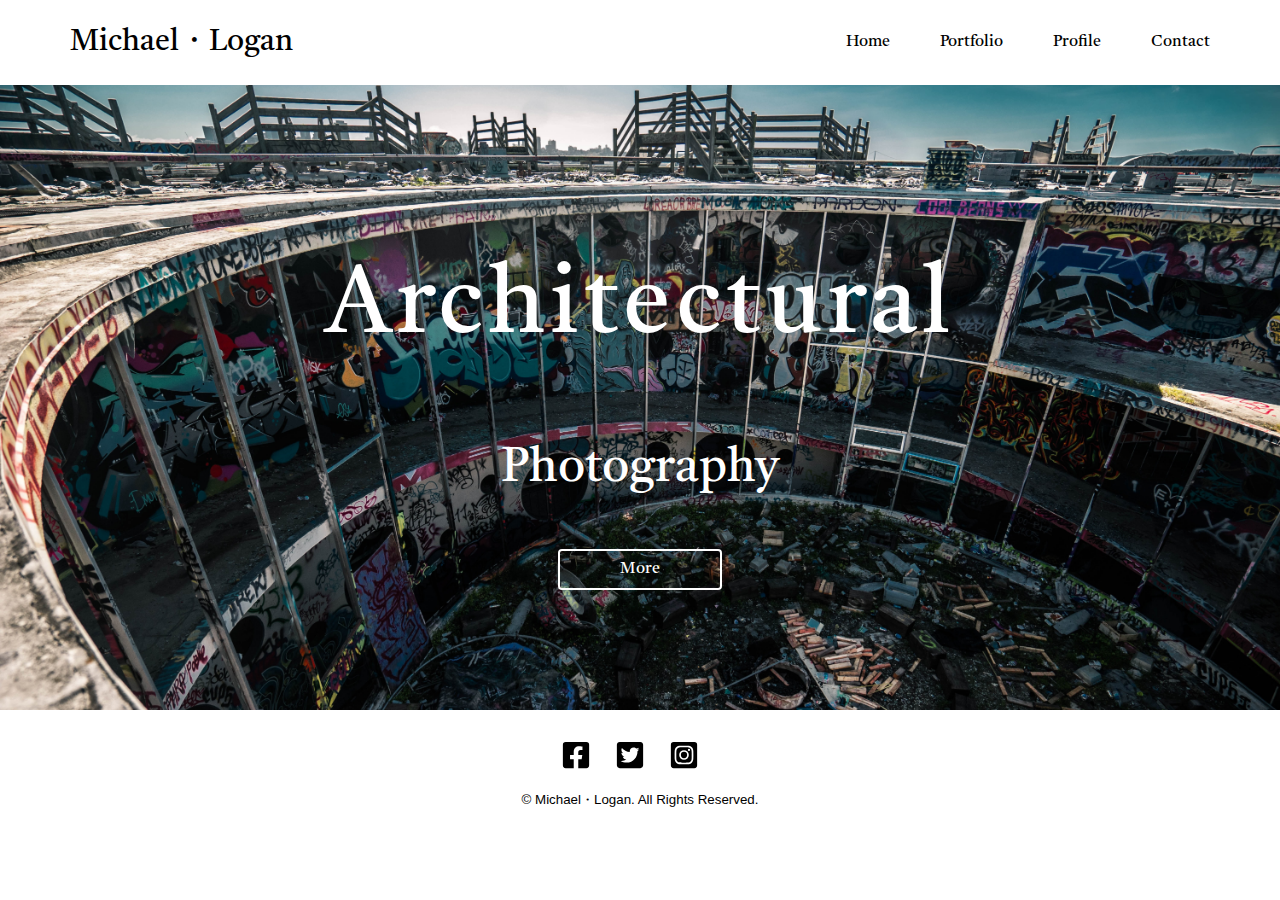
<file: index.html>
<!DOCTYPE html>
<html>
  <head>
    <meta charset="utf-8">
    <meta name="viewport" content="width=device-width, initial-scale=1">
    <title>Michael・Logan</title>
    <link rel="stylesheet" href="css/style.css">
    <link rel="stylesheet" href="css/responsive.css">
    <link rel="stylesheet" href="//maxcdn.bootstrapcdn.com/font-awesome/4.5.0/css/font-awesome.min.css">
    <link rel="preconnect" href="https://fonts.gstatic.com">
    <link href="https://fonts.googleapis.com/css2?family=Castoro&display=swap" rel="stylesheet">
    <script src="https://ajax.googleapis.com/ajax/libs/jquery/3.4.1/jquery.min.js"></script>
    <!-- Google Tag Manager -->
<script>(function(w,d,s,l,i){w[l]=w[l]||[];w[l].push({'gtm.start':
new Date().getTime(),event:'gtm.js'});var f=d.getElementsByTagName(s)[0],
j=d.createElement(s),dl=l!='dataLayer'?'&l='+l:'';j.async=true;j.src=
'https://www.googletagmanager.com/gtm.js?id='+i+dl;f.parentNode.insertBefore(j,f);
})(window,document,'script','dataLayer','GTM-WV4NMLV');</script>
<!-- End Google Tag Manager -->
<!-- Global site tag (gtag.js) - Google Analytics -->
<script async src="https://www.googletagmanager.com/gtag/js?id=G-NZ9Z44L1SP"></script>
<script>
  window.dataLayer = window.dataLayer || [];
  function gtag(){dataLayer.push(arguments);}
  gtag('js', new Date());

  gtag('config', 'G-6DDL9XJ8MQ');
</script>
  </head>
  <body>
    <!-- Google Tag Manager (noscript) -->
<noscript><iframe src="https://www.googletagmanager.com/ns.html?id=GTM-WV4NMLV"
height="0" width="0" style="display:none;visibility:hidden"></iframe></noscript>
<!-- End Google Tag Manager (noscript) -->
    <header>
      <div class="container">
        <div class="header-left">
          <a href="profile.html">Michael・Logan</a>
        </div>
        <!-- ここにメニューアイコンを追加してください -->
        <span class="nav_toggle">
          <i></i>
          <i></i>
          <i></i>
        </span>
        <nav class="nav">
            <ul class="nav_menu_ul">
                <li class="nav_menu_li"><a href="index.html">Home</a></li>
                <li class="nav_menu_li"><a href="portfolio.html">Portfolio</a></li>
                <li class="nav_menu_li"><a href="profile.html">Profile</a></li>
                <li class="nav_menu_li"><a href="contact.html">Contact</a></li>
            </ul>
        </nav>

        <div class="header-right">
          <a href="index.html">Home</a>
          <a href="portfolio.html">Portfolio</a>
          <a href="profile.html">Profile</a>

          <a href="contact.html">Contact</a>
        </div>
      </div>

    </header>
    <div class="top-wrapper home">
      <div class="container">
        <h1>Architectural</h1>
        <p>Photography</p>
        <div class="btn-wrapper">
          <a href="portfolio.html" class="btn">More</a>
        </div>
      </div>
    </div>
    <footer>
      <div class="container">
       <div class="icon-wrapper">
        <img src="./images/facebook.svg" class="icon">
        <img src="./images/twitter.svg" class="icon">
        <img src="./images/insta.svg" class="icon">
      </div>
        <p><small>&copy; Michael・Logan. All Rights Reserved.</small></p>

      </div>
    </footer>
    <script>
      $(function(){
        $('.nav_toggle').on('click', function () {
            $('.nav_toggle, .nav').toggleClass('show');
        });
        })
    </script>
</file>
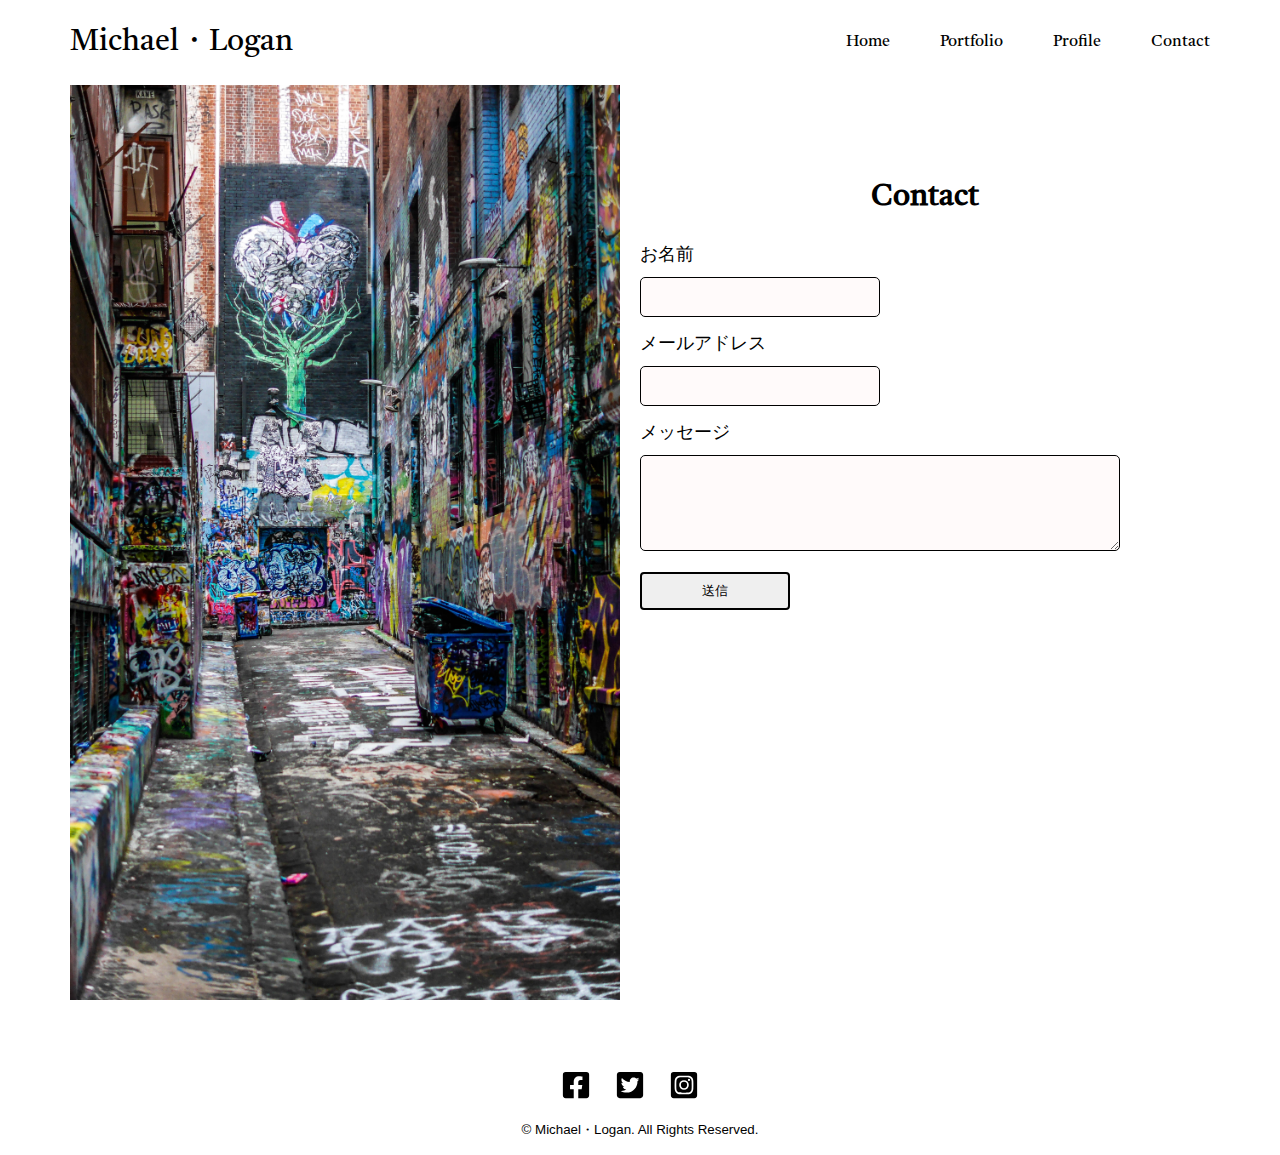
<file: contact.html>
<!DOCTYPE html>
<html>
  <head>
    <meta charset="utf-8">
    <meta name="viewport" content="width=device-width, initial-scale=1">
    <title>Michael・Logan</title>
    <link rel="stylesheet" href="css/style.css">
    <link rel="stylesheet" href="css/responsive.css">
    <link rel="stylesheet" href="//maxcdn.bootstrapcdn.com/font-awesome/4.5.0/css/font-awesome.min.css">
    <link rel="preconnect" href="https://fonts.gstatic.com">
    <link href="https://fonts.googleapis.com/css2?family=Castoro&display=swap" rel="stylesheet">
    <script src="https://ajax.googleapis.com/ajax/libs/jquery/3.4.1/jquery.min.js"></script>
    <!-- Google Tag Manager -->
<script>(function(w,d,s,l,i){w[l]=w[l]||[];w[l].push({'gtm.start':
new Date().getTime(),event:'gtm.js'});var f=d.getElementsByTagName(s)[0],
j=d.createElement(s),dl=l!='dataLayer'?'&l='+l:'';j.async=true;j.src=
'https://www.googletagmanager.com/gtm.js?id='+i+dl;f.parentNode.insertBefore(j,f);
})(window,document,'script','dataLayer','GTM-WV4NMLV');</script>
<!-- End Google Tag Manager -->
<!-- Global site tag (gtag.js) - Google Analytics -->
<script async src="https://www.googletagmanager.com/gtag/js?id=G-NZ9Z44L1SP"></script>
<script>
  window.dataLayer = window.dataLayer || [];
  function gtag(){dataLayer.push(arguments);}
  gtag('js', new Date());

  gtag('config', 'G-6DDL9XJ8MQ');
</script>
  </head>
  <body>
    <!-- Google Tag Manager (noscript) -->
<noscript><iframe src="https://www.googletagmanager.com/ns.html?id=GTM-WV4NMLV"
height="0" width="0" style="display:none;visibility:hidden"></iframe></noscript>
<!-- End Google Tag Manager (noscript) -->
    <header>
      <div class="container">
        <div class="header-left">
          <a href="profile.html">Michael・Logan</a>
        </div>
        <!-- ここにメニューアイコンを追加してください -->
        <span class="nav_toggle">
          <i></i>
          <i></i>
          <i></i>
        </span>
        <nav class="nav">
            <ul class="nav_menu_ul">
                <li class="nav_menu_li"><a href="index.html">Home</a></li>
                <li class="nav_menu_li"><a href="portfolio.html">Portfolio</a></li>
                <li class="nav_menu_li"><a href="profile.html">Profile</a></li>
                <li class="nav_menu_li"><a href="contact.html">Contact</a></li>
            </ul>
        </nav>

        <div class="header-right">
          <a href="index.html">Home</a>
          <a href="portfolio.html">Portfolio</a>
          <a href="profile.html">Profile</a>
          <a href="contact.html">Contact</a>
        </div>
      </div>

    </header>
    <div class="container pro-grid">
      <div class="item big-box">
          <img src="images/st1.jpg" alt="">

      </div>
      <div class="pro-box">
          <h2>Contact</h2>
          <form action="#">
            <div>
                <label for="name">お名前</label>
                <input type="text" id="name" name="your-name">
            </div>

            <div>
                <label for="email">メールアドレス</label>
                <input type="email" id="email" name="your-email">
            </div>

            <div>
                <label for="message">メッセージ</label>
                <textarea id="message" name="your-message"></textarea>
            </div>

            <input type="submit" class="button" value="送信">
        </form>
      </div>

  </div><!-- /.grid -->
    </div>
    <footer>
      <div class="container">
       <div class="icon-wrapper">
        <img src="./images/facebook.svg" class="icon">
        <img src="./images/twitter.svg" class="icon">
        <img src="./images/insta.svg" class="icon">
      </div>
      <p><small>&copy; Michael・Logan. All Rights Reserved.</small></p>

      </div>
    </footer>
    <script>
      $(function(){
        $('.nav_toggle').on('click', function () {
            $('.nav_toggle, .nav').toggleClass('show');
        });
        })
    </script>
</file>
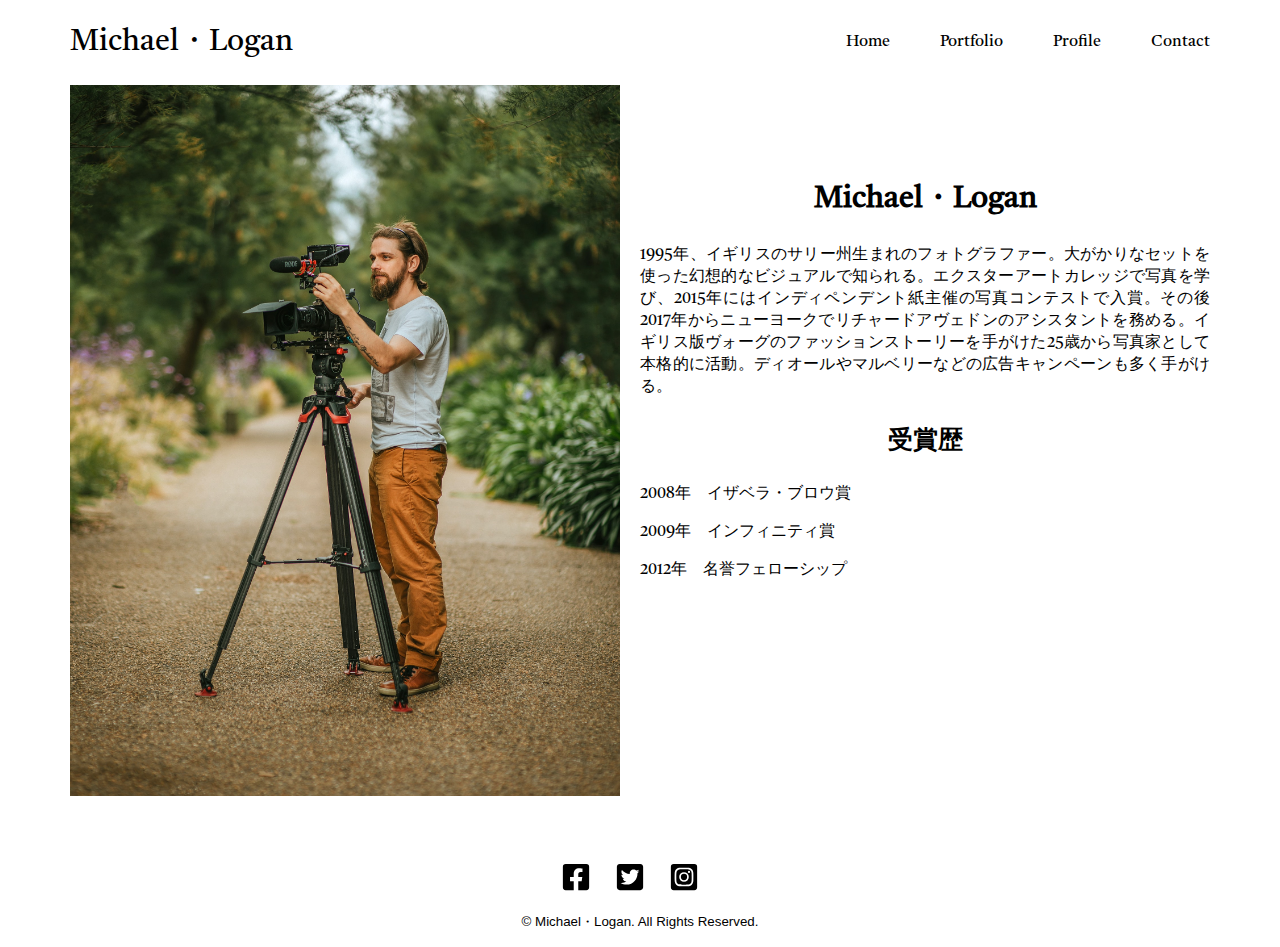
<file: profile.html>
<!DOCTYPE html>
<html>
  <head>
    <meta charset="utf-8">
    <meta name="viewport" content="width=device-width, initial-scale=1">
    <title>Michael・Logan</title>
    <link rel="stylesheet" href="css/style.css">
    <link rel="stylesheet" href="css/responsive.css">
    <link rel="stylesheet" href="//maxcdn.bootstrapcdn.com/font-awesome/4.5.0/css/font-awesome.min.css">
    <link rel="preconnect" href="https://fonts.gstatic.com">
    <link href="https://fonts.googleapis.com/css2?family=Castoro&display=swap" rel="stylesheet">
    <script src="https://ajax.googleapis.com/ajax/libs/jquery/3.4.1/jquery.min.js"></script>
    <!-- Google Tag Manager -->
<script>(function(w,d,s,l,i){w[l]=w[l]||[];w[l].push({'gtm.start':
new Date().getTime(),event:'gtm.js'});var f=d.getElementsByTagName(s)[0],
j=d.createElement(s),dl=l!='dataLayer'?'&l='+l:'';j.async=true;j.src=
'https://www.googletagmanager.com/gtm.js?id='+i+dl;f.parentNode.insertBefore(j,f);
})(window,document,'script','dataLayer','GTM-WV4NMLV');</script>
<!-- End Google Tag Manager -->
<!-- Global site tag (gtag.js) - Google Analytics -->
<script async src="https://www.googletagmanager.com/gtag/js?id=G-NZ9Z44L1SP"></script>
<script>
  window.dataLayer = window.dataLayer || [];
  function gtag(){dataLayer.push(arguments);}
  gtag('js', new Date());

  gtag('config', 'G-6DDL9XJ8MQ');
</script>    
  </head>
  <body>
    <!-- Google Tag Manager (noscript) -->
<noscript><iframe src="https://www.googletagmanager.com/ns.html?id=GTM-WV4NMLV"
height="0" width="0" style="display:none;visibility:hidden"></iframe></noscript>
<!-- End Google Tag Manager (noscript) -->
    <header>
      <div class="container">
        <div class="header-left">
          <a href="profile.html">Michael・Logan</a>
        </div>
        <!-- ここにメニューアイコンを追加してください -->
        <span class="nav_toggle">
          <i></i>
          <i></i>
          <i></i>
        </span>
        <nav class="nav">
            <ul class="nav_menu_ul">
                <li class="nav_menu_li"><a href="index.html">Home</a></li>
                <li class="nav_menu_li"><a href="portfolio.html">Portfolio</a></li>
                <li class="nav_menu_li"><a href="profile.html">Profile</a></li>
                <li class="nav_menu_li"><a href="contact.html">Contact</a></li>
            </ul>
        </nav>

        <div class="header-right">
          <a href="index.html">Home</a>
          <a href="portfolio.html">Portfolio</a>
          <a href="profile.html">Profile</a>
          <a href="contact.html">Contact</a>
        </div>
      </div>

    </header>
    <div class="container pro-grid">
      <div class="item big-box">
          <img src="images/pro.jpg" alt="">

      </div>
      <div class="pro-box">
          <h2>Michael・Logan</h2>
          <p>1995年、イギリスのサリー州生まれのフォトグラファー。大がかりなセットを使った幻想的なビジュアルで知られる。エクスターアートカレッジで写真を学び、2015年にはインディペンデント紙主催の写真コンテストで入賞。その後2017年からニューヨークでリチャードアヴェドンのアシスタントを務める。イギリス版ヴォーグのファッションストーリーを手がけた25歳から写真家として本格的に活動。ディオールやマルベリーなどの広告キャンペーンも多く手がける。</p>
          <h3>受賞歴</h3>
          <p>2008年　イザベラ・ブロウ賞</p>
          <p>2009年　インフィニティ賞</p>
          <p>2012年　名誉フェローシップ</p>

      </div>

  </div><!-- /.grid -->
    </div>
    <footer>
      <div class="container">
       <div class="icon-wrapper">
        <img src="./images/facebook.svg" class="icon">
        <img src="./images/twitter.svg" class="icon">
        <img src="./images/insta.svg" class="icon">
      </div>
      <p><small>&copy; Michael・Logan. All Rights Reserved.</small></p>

      </div>
    </footer>
    <script>
      $(function(){
        $('.nav_toggle').on('click', function () {
            $('.nav_toggle, .nav').toggleClass('show');
        });
        })
    </script>
</file>
<file: css/style.css>
* {
  box-sizing: border-box;
}

body {
  margin: 0;
  font-family: "Hiragino Kaku Gothic ProN", sans-serif;
}
li {
  list-style: none;
}
a {
  text-decoration: none;
}

img {
  max-width: 100%;
}

.clear {
  clear: left;
}

.container {
  max-width: 1170px;
  width: 100%;
  padding: 0 15px;
  margin: 0 auto;
}
.top-wrapper {
  /* margin-top: 100px; */
  padding: 180px 0 100px 0;
  /* background-image: url(../images/home.jpg); */
  background-size: cover;
  color: white;
  text-align: center;
}
.home {
  background-image: url(../images/home.jpg);
}

.top-wrapper h1 {
  font-family: 'Castoro', serif;
  font-size: 6rem;
  letter-spacing: 5px;
  font-weight: normal;
}

.top-wrapper p {
  font-family: 'Castoro', serif;
  font-size: 3rem;
}

.btn-wrapper {
  text-align: center;
  margin: 20px 0;
}

.btn-wrapper p {
  margin: 10px 0;
}

.btn {
  padding: 8px 60px;
  color: white;
  font-family: 'Castoro', serif;
  display: inline-block;
  border-radius: 4px;
  text-align: center;
  border: 2px solid white;
}

.btn:hover {
  background-color: white;
  color: black;
}

.fa {
  margin-right: 5px;
}

header {
  height: 85px;
  width: 100%;
  background-color: white;
  position :fixed;
  top: 0;
  z-index: 10;
}


.header-left {
  float: left;
}

.header-left a{
  color: black;
  font-family: 'Castoro', serif;
  font-size: 30px;
  line-height: 85px;
}

.header-left a:hover {
  color: gray;
}

.header-right {
  float: right;
  margin-right: -25px;
}

.header-right a {
  font-family: 'Castoro', serif;
  line-height: 85px;
  padding: 0 25px;
  color: black;
  float: left;
  transition: all 0.5s;
}

.header-right a:hover {
  color: gray;
}

/* menu-iconのCSSを貼り付けてください */
.menu-icon {
  display: none;
}
footer {
  margin-top: 30px;
}
footer p{
  text-align: center;
}
.icon-wrapper {
  text-align: center;
}
.icon {
  width: 30px;
  height: 30px;
  margin-right: 20px;
}

.history {
  /* margin-top: 100px; */
  padding: 180px 0 100px 0;
  background-image: url(../images/historical.jpg);
  background-size: cover;
  color: white;
  text-align: center;
}
.modern {
  /* margin-top: 100px; */
  padding: 180px 0 100px 0;
  background-image: url(../images/morden.jpg);
  background-size: cover;
  color: white;
  text-align: center;
}

.street {
  /* margin-top: 100px; */
  padding: 180px 0 100px 0;
  background-image: url(../images/street.jpg);
  background-size: cover;
  color: white;
  text-align: center;
}
.grid {
  display: grid;
  gap: 15px;
  grid-template-columns: repeat(auto-fit,minmax(240px,1fr));
  margin-top: 3%;
  margin-bottom: 50px;
}

.big-box {
  grid-column: 1 / 3;
  grid-row: 1 / 8;
}

.big-box img {
  height: 98%;
  width: 100%;
  object-fit: cover;
}
.item2 {
  grid-column: 3 / 6;
  grid-row: 1 / 5;
}
.item3{
  grid-column: 3 / 6;
  grid-row: 6 / 5;
}
.item4{
  grid-column: 3 / 6;
  grid-row: 6/7
}
.pro-grid {
  display: grid;
  gap: 20px;
  grid-template-columns: repeat(auto-fit,minmax(240px,1fr));
  margin-top: 3%;
  margin-bottom: 50px;
}
.pro-box {
  grid-column: 3 / 6;
  grid-row: 1 / 8;
  font-family:  'Castoro', serif;
}
.pro-box h2{
  text-align: center;
  padding-top: 20%;
  font-size: 30px;
}
.pro-box p{
  text-align: justify;
  font-size: 16px;
}
.pro-box h3{
  text-align: center;
  font-size: 25px;
}
form div {
  margin-bottom: 14px;
}

label {
  font-size: 1.125rem;
  margin-bottom: 10px;
  display: block;
}

input[type="text"],
input[type="email"],
textarea {
  background-color: snow;
  border: 1px black solid;
  border-radius: 5px;
  padding: 10px;
  font-size: 1rem;
}

input[type="text"],
input[type="email"] {
  width: 100%;
  max-width: 240px;
}
textarea {
  width: 100%;
  max-width: 480px;
  height: 6rem;
}

input[type="submit"] {
  padding: 8px 60px;
  font-family: 'Castoro', serif;
  display: inline-block;
  border-radius: 4px;
  text-align: center;
  border: 2px solid black;
}
input[type="submit"]:hover {
  background-color: white;
}

.nav_toggle {
  display: none;
}
nav {
  display: none;
}
</file>
<file: css/responsive.css>
@media( max-width: 1000px){
  .grid {
  display: grid;
  gap: 20px;
  grid-template-columns: repeat(auto-fit,minmax(240px,1fr));
  margin-top: 6%;
  margin-bottom: 50px;
  }
  .big-box{
    grid-column: 1 / 1;
  }
}
@media(max-width: 770px){
  .top-wrapper h1 {
    font-size: 80px;
  }
  .top-wrapper p {
    font-size: 40px;
  }
  .header-left a{
    font-size: 18px;
  }
  

  .grid {
    display: grid;
    gap: 20px;
    grid-template-columns: repeat(auto-fit,minmax(240px,1fr));
    margin-top: 6%;
    margin-bottom: 50px;
    }
    .big-box {
      
      grid-row: auto;
    }
    .item2, .item3, .item4{
      grid-column: 1 / 1;
    }
    .pro-box {
      grid-column: auto;
      grid-row: auto;
    }
    input[type="text"],
    input[type="email"],
    textarea {
      max-width: 100%;
    }
    
}

@media (max-width: 600px){
  .top-wrapper h1 {
    font-size: 40px;
  }
  .top-wrapper p {
    font-size: 20px;
  }
  .header-left a{
    font-size: 18px;
  }
  .header-right { 
    display: none;
  }
  

  .grid {
    display: grid;
    gap: 20px;
    grid-template-columns: repeat(auto-fit,minmax(240px,1fr));
    margin-top: 6%;
    margin-bottom: 50px;
    }
    .big-box {
      grid-row: auto;
    }
    .item2, .item3, .item4{
      grid-column: 1 / 1;
    }
    .pro-box {
      grid-column: auto;
      grid-row: auto;
    }
    input[type="text"],
    input[type="email"],
    textarea {
      max-width: 100%;
    }
    .nav_toggle {
      display: block;
      position: relative;
      top: 28px;
      left: 90%;
      width: 1.75rem;
      height: 1.5rem;
      font-family: 'Castoro', serif;
    }
    .nav_toggle i {
      display: block;
      width: 100%;
      height: 2px;
      background-color: #333;
      position: absolute;
      transition: transform .5s, opacity .5s;
    }
    .nav_toggle i:nth-child(1) {
      top: 0;
    }
    .nav_toggle i:nth-child(2) {
      top: 0;
      bottom: 0;
      margin: auto;
    }
    .nav_toggle i:nth-child(3) {
      bottom: 0;
    }
    .nav_toggle.show i:nth-child(1) {
      transform: translateY(10px) rotate(-45deg);
    }
    .nav_toggle.show i:nth-child(2) {
      opacity: 0;
    }
    .nav_toggle.show i:nth-child(3) {
      transform: translateY(-12px) rotate(45deg);
    }
    nav {
      display: block;
      position: fixed;
      top: 3rem;
      right: 0;
      bottom: 0;
      padding: 1rem;
      opacity: 0;
      visibility: hidden;
      transition: opacity .5s, visibility .5s;
    }
    .nav.show {
      opacity: 1;
      visibility: visible;
    }
    .nav_menu_li a{
      color: lightgray;
      font-family: 'Castoro', serif;
    }
  }
</file>
